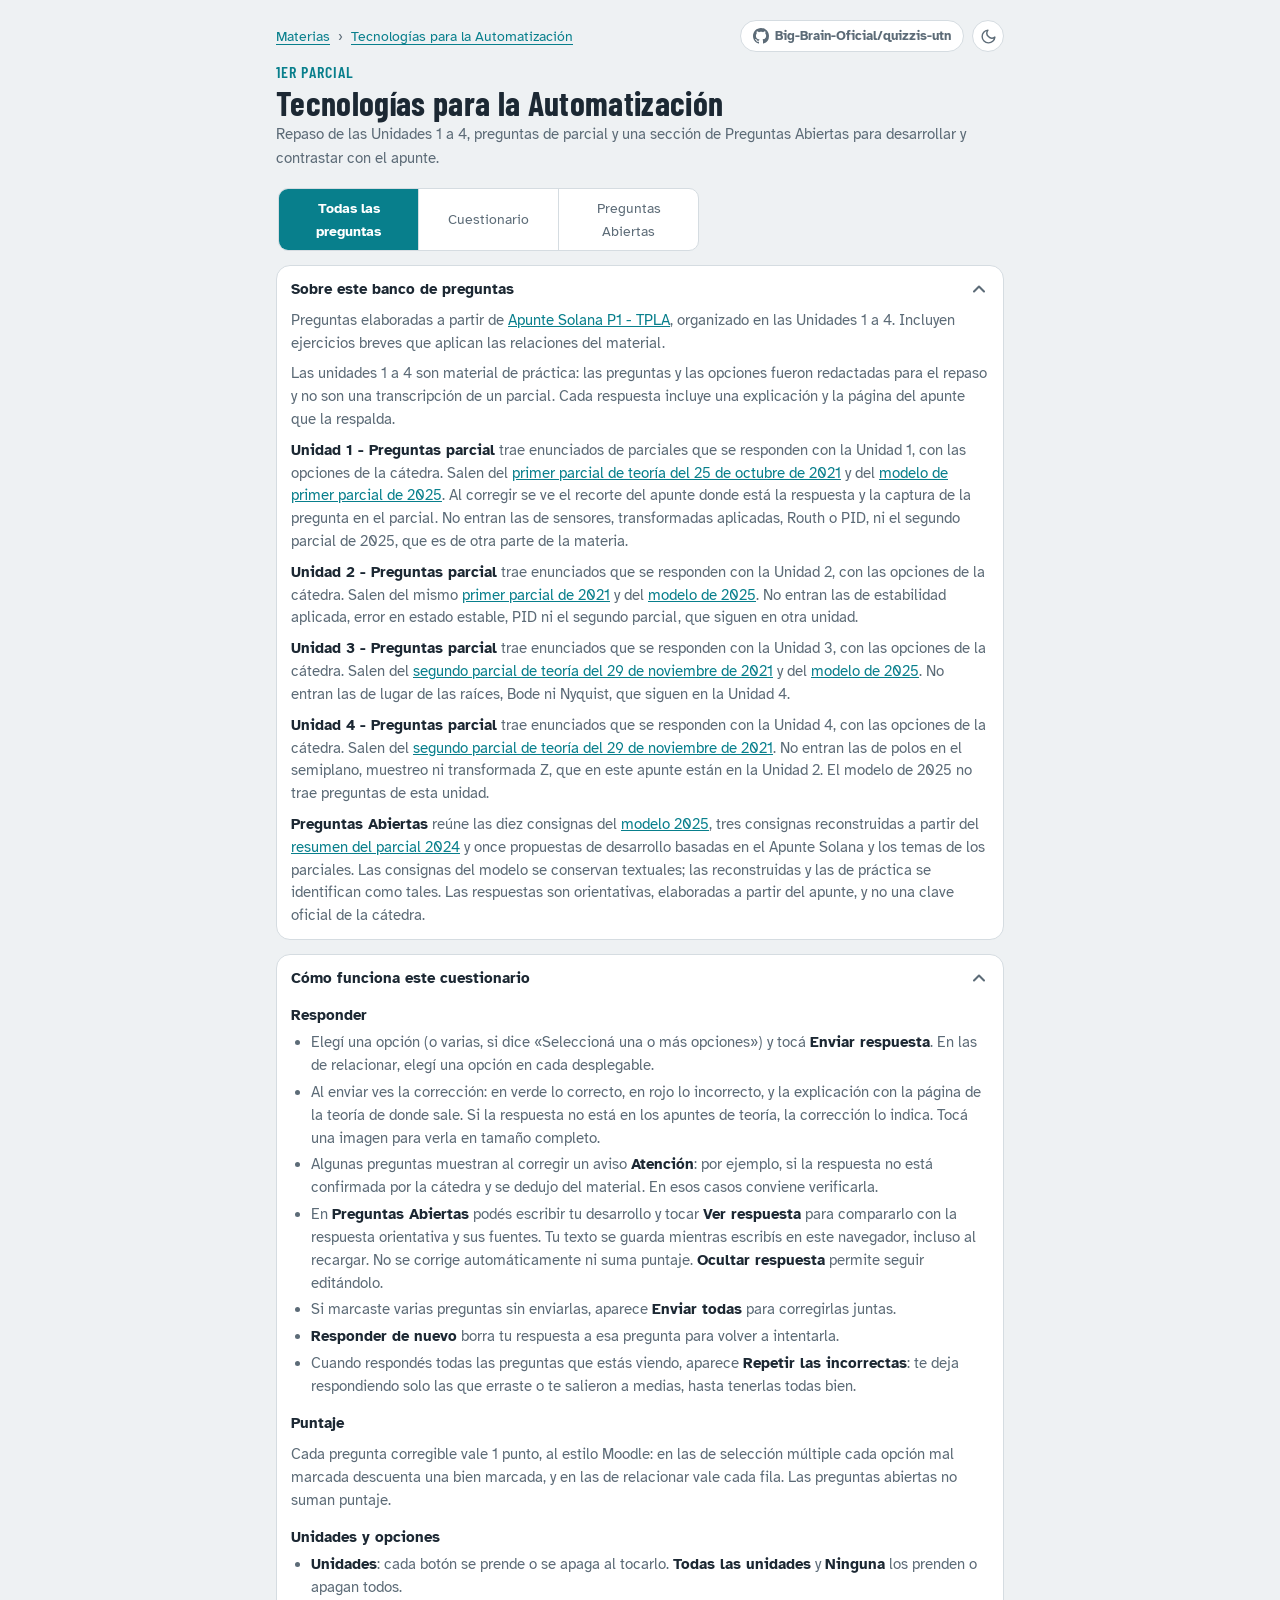
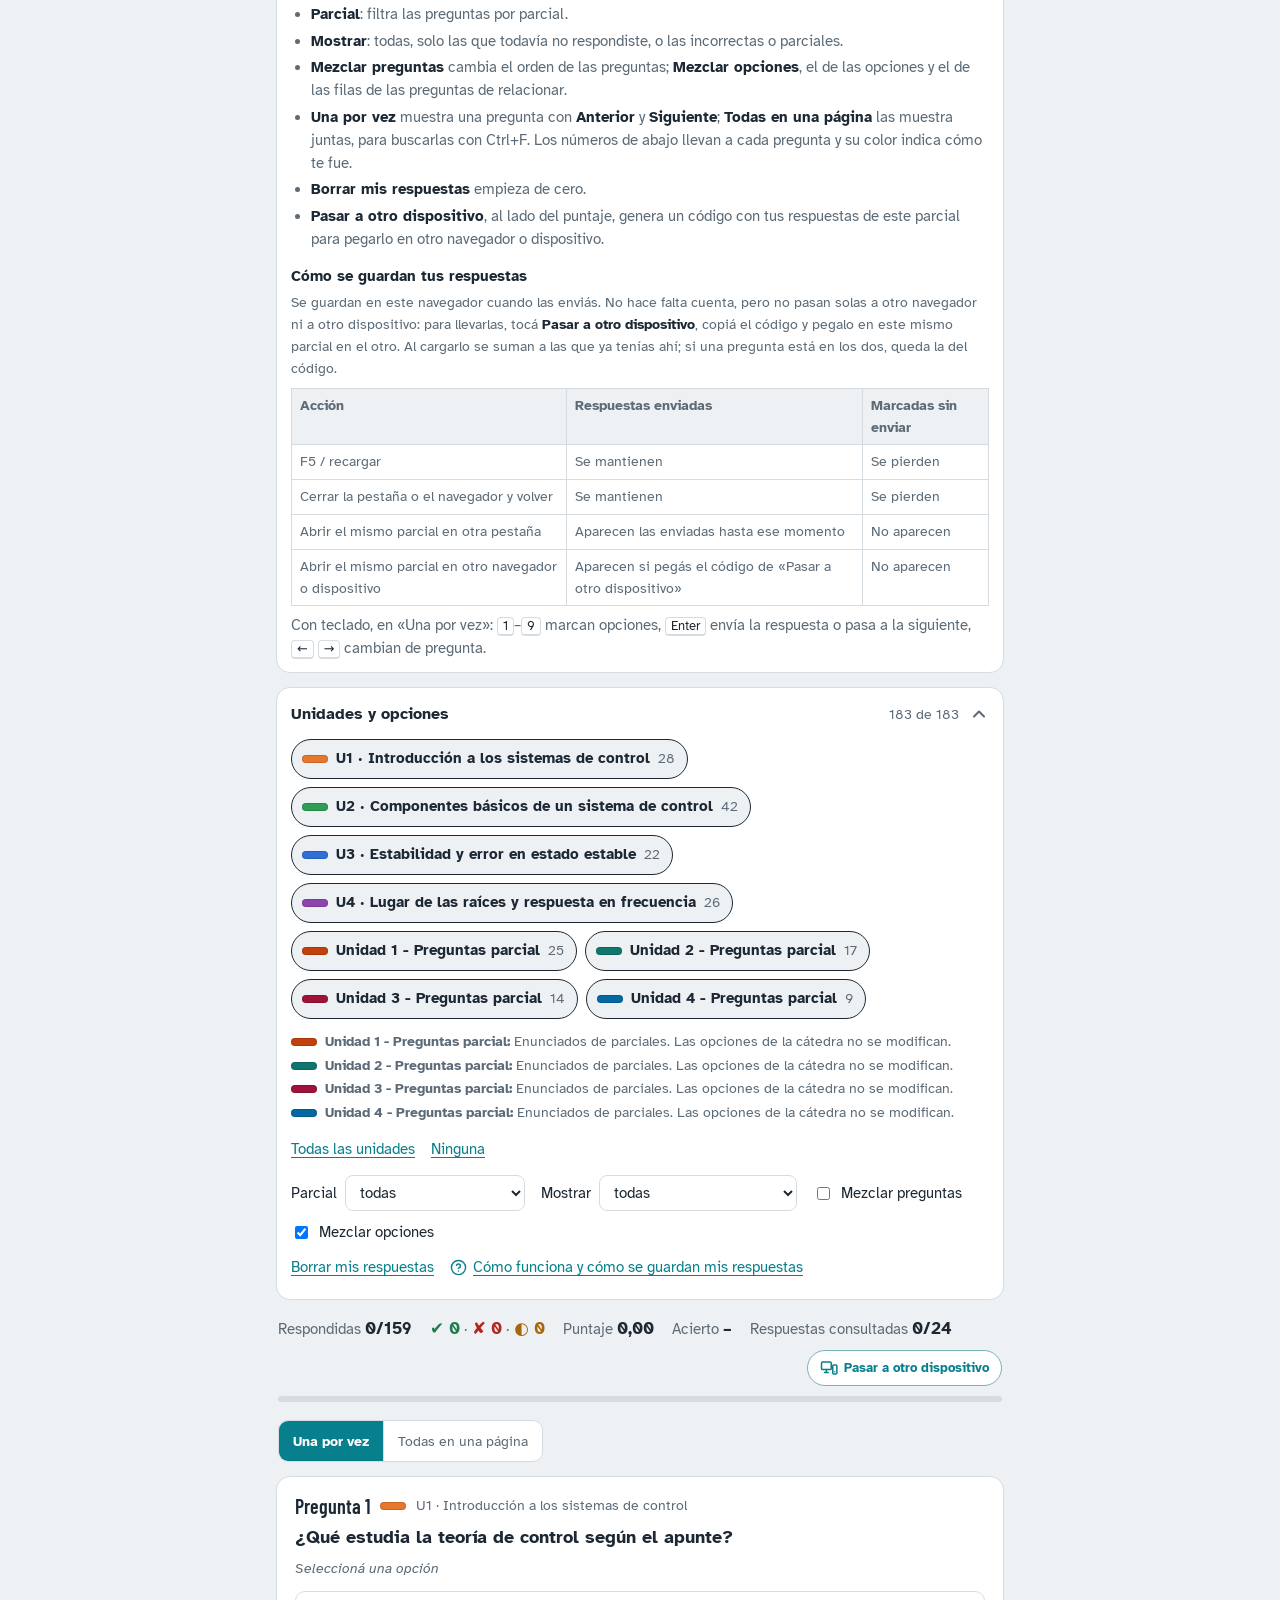
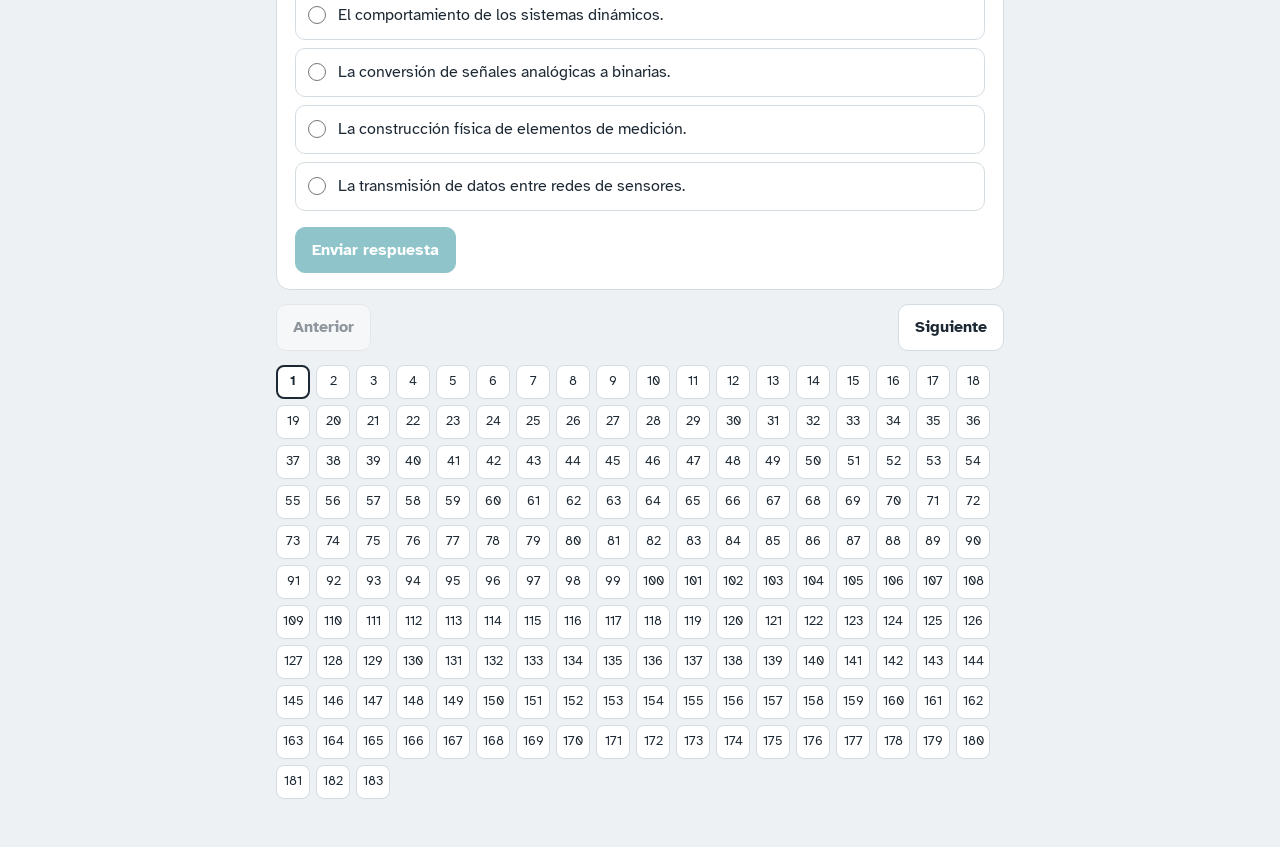
<file: subjects/tepla/1er-parcial/index.html>
<!DOCTYPE html>
<html lang="es">
<head>
<meta charset="utf-8">
<meta name="viewport" content="width=device-width, initial-scale=1, viewport-fit=cover">
<title>Tecnologías para la Automatización: 1er parcial</title>
<link rel="preconnect" href="https://fonts.googleapis.com">
<link rel="preconnect" href="https://fonts.gstatic.com" crossorigin>
<link href="https://fonts.googleapis.com/css2?family=Atkinson+Hyperlegible:ital,wght@0,400;0,700;1,400&family=Barlow+Condensed:wght@500;600;700&display=swap" rel="stylesheet">
<link rel="icon" href="../../../favicon.ico" sizes="16x16 32x32 48x48">
<link rel="icon" href="../../../img/favicon-96.png" type="image/png" sizes="96x96">
<link rel="apple-touch-icon" href="../../../apple-touch-icon.png">
<script>try{var t=localStorage.getItem("quiz-theme");if(t==="light"||t==="dark")document.documentElement.dataset.theme=t}catch(e){}</script>
<link rel="stylesheet" href="../../../engine/quiz.css">
<link rel="preload" href="questions.json" as="fetch" crossorigin>
<link rel="modulepreload" href="../../../engine/quiz.js">
</head>
<body>
<div id="app">
  <div class="wrap" aria-busy="true" aria-label="Cargando preguntas">
    <div class="sk sk-title"></div>
    <div class="sk sk-line"></div>
    <div class="card sk-card">
      <div class="sk sk-line short"></div>
      <div class="sk sk-line"></div>
      <div class="sk sk-opt"></div>
      <div class="sk sk-opt"></div>
      <div class="sk sk-opt"></div>
    </div>
  </div>
</div>
<script type="module">
import { initQuiz } from "../../../engine/quiz.js";
initQuiz({ slug: "tepla", exam: "1er-parcial" });
</script>
</body>
</html>
</file>
<file: engine/quiz.css>
/* Shared design for every subject. Per-subject accent comes from questions.json
   (set as --accent-light / --accent-dark on :root by quiz.js). */
:root{
  --bg:#EEF1F3; --surface:#FFFFFF; --ink:#1C2833; --muted:#5C6B77; --line:#D5DCE1;
  --accent-light:#2F6FD6; --accent-dark:#5B8FE6;
  --accent:var(--accent-light); --accent-ink:#FFFFFF;
  --ok:#1E7D4F; --ok-bg:#E3F2EA; --bad:#B3261E; --bad-bg:#FBE6E4; --part:#A8660B; --part-bg:#FBEFD9;
  --note-bg:#FFF6DB; --note-line:#E0B84A; --stripe:#F7F7F4;
  color-scheme:light dark;
  box-sizing:border-box;
  padding-top:env(safe-area-inset-top,0px); padding-bottom:env(safe-area-inset-bottom,0px);
}
@media (prefers-color-scheme: dark){
  :root:not([data-theme="light"]){
    --bg:#12181D; --surface:#1A2229; --ink:#E6ECF0; --muted:#9AA8B3; --line:#2C3740;
    --accent:var(--accent-dark); --accent-ink:#0E1419;
    --ok:#5CC48D; --ok-bg:#16342A; --bad:#F08A80; --bad-bg:#3A1D1B; --part:#E6B25C; --part-bg:#3A2D14;
    --note-bg:#33291A; --note-line:#8D6E2B; --stripe:#D9DAD6;
  }
}
:root[data-theme="light"]{color-scheme:light}
:root[data-theme="dark"]{
  color-scheme:dark;
  --bg:#12181D; --surface:#1A2229; --ink:#E6ECF0; --muted:#9AA8B3; --line:#2C3740;
  --accent:var(--accent-dark); --accent-ink:#0E1419;
  --ok:#5CC48D; --ok-bg:#16342A; --bad:#F08A80; --bad-bg:#3A1D1B; --part:#E6B25C; --part-bg:#3A2D14;
  --note-bg:#33291A; --note-line:#8D6E2B; --stripe:#D9DAD6;
}
*,*::before,*::after{box-sizing:border-box}
/* 56px: room for the "Volver arriba" pill, so a card scrolled into view isn't hidden under it */
html{scroll-padding-top:calc(env(safe-area-inset-top,0px) + 56px)}
body{margin:0;background:var(--bg);color:var(--ink);font:400 16px/1.55 "Atkinson Hyperlegible",system-ui,-apple-system,"Segoe UI",sans-serif;-webkit-font-smoothing:antialiased}
button,select,input{font:inherit;color:inherit}
a{color:var(--accent)}
.wrap{max-width:760px;margin:0 auto;padding:20px 16px 48px}
h1{font:700 2.1rem/1 "Barlow Condensed","Arial Narrow",sans-serif;letter-spacing:.01em;margin:4px 0 4px}
.sub{color:var(--muted);margin:0 0 18px;font-size:.95rem}
.topbar{display:flex;flex-wrap:wrap;align-items:center;justify-content:space-between;gap:8px 12px;margin-bottom:10px}
.topbar.end{justify-content:flex-end}
.home{display:inline-block;font-size:.9rem;text-underline-offset:3px}
.crumbs{display:flex;flex-wrap:wrap;align-items:center;gap:4px 8px;font-size:.9rem;color:var(--muted)}
.crumbs a{text-underline-offset:3px}
.kicker{margin:4px 0 0;font:600 1rem/1.2 "Barlow Condensed","Arial Narrow",sans-serif;letter-spacing:.06em;text-transform:uppercase;color:var(--accent)}
.repo{display:inline-flex;align-items:center;gap:6px;background:var(--surface);border:1px solid var(--line);border-radius:999px;padding:5px 12px;min-height:32px;font-size:.82rem;font-weight:700;color:var(--muted);text-decoration:none;transition:border-color .15s,color .15s}
.repo:hover{border-color:var(--accent);color:var(--accent)}
.repo svg{width:16px;height:16px;fill:currentColor;flex:none}
.top-actions{display:flex;align-items:center;gap:8px;margin-left:auto}
.theme-toggle{justify-content:center;width:32px;padding:0;cursor:pointer}
.theme-toggle svg{width:17px;height:17px;fill:none;stroke:currentColor;stroke-width:2;stroke-linecap:round;stroke-linejoin:round}

/* other sites to study the exam ("links" in questions.json): a bordered card that stands out from the intro */
.extlinks{display:grid;gap:10px;margin:0 0 14px}
.extlink{display:flex;align-items:center;gap:14px;padding:14px 16px;border:2px solid var(--accent);border-radius:14px;background:color-mix(in srgb,var(--accent) 9%,var(--surface));color:var(--ink);text-decoration:none;transition:background .15s,box-shadow .15s}
.extlink:hover{background:color-mix(in srgb,var(--accent) 15%,var(--surface));box-shadow:0 4px 14px color-mix(in srgb,var(--accent) 22%,transparent)}
.extlink-icon{display:grid;place-items:center;flex:none;width:42px;height:42px;border-radius:12px;background:var(--accent);color:var(--accent-ink)}
.extlink-icon svg{width:22px;height:22px;fill:none;stroke:currentColor;stroke-width:2.2;stroke-linecap:round;stroke-linejoin:round}
.extlink-body{display:grid;gap:2px;min-width:0}
.extlink-body b{font-size:1.02rem}
.extlink-body span{font-size:.9rem;color:var(--muted)}
.extlink-go{flex:none;margin-left:auto;padding:7px 14px;border-radius:999px;background:var(--accent);color:var(--accent-ink);font-size:.85rem;font-weight:700}
.extlink .sr-only{position:absolute;width:1px;height:1px;overflow:hidden;clip-path:inset(50%);white-space:nowrap}
@media (max-width:480px){.extlink{flex-wrap:wrap;gap:10px 12px}.extlink-body{flex:1 1 0}.extlink-go{width:100%;text-align:center}}
@media (prefers-reduced-motion:reduce){.extlink{transition:none}}

/* subject intro (about paragraphs from questions.json) */
.intro{background:var(--surface);border:1px solid var(--line);border-radius:14px;padding:12px 14px;margin:0 0 14px;font-size:.92rem;color:var(--muted)}
.intro summary{cursor:pointer;font-weight:700;color:var(--ink);list-style:none}
.intro summary::-webkit-details-marker{display:none}
.intro p{margin:8px 0 0}
.intro b{color:var(--ink)}
.howto h3{margin:14px 0 4px;font-size:.95rem;color:var(--ink)}
.howto ul{margin:0;padding-left:20px}
.howto li{margin:4px 0}
.howto .storage-info{margin-top:0;border-top:none;padding-top:0}

/* topic swatch: solid, or striped like a T568B wire */
.wire{display:inline-block;width:26px;height:8px;border-radius:4px;flex:none;box-shadow:inset 0 0 0 1px rgba(0,0,0,.15);background:var(--tc)}
.wire.striped{background:repeating-linear-gradient(115deg,var(--stripe) 0 5px,var(--tc) 5px 10px)}

.filters{background:var(--surface);border:1px solid var(--line);border-radius:14px;padding:14px}
.filters summary{cursor:pointer;font-weight:700;list-style:none}
.filters summary::-webkit-details-marker{display:none}
.filters summary .hint{font-weight:400;color:var(--muted);font-size:.9rem;margin-left:auto}
/* collapsible panels: a chevron at the right that points down when closed and up when open */
.intro summary,.filters summary{display:flex;align-items:center;gap:10px}
.intro summary::after,.filters summary::after{content:"";flex:none;margin-left:auto;width:20px;height:20px;background:var(--muted);mask:url("data:image/svg+xml,%3Csvg xmlns='http://www.w3.org/2000/svg' viewBox='0 0 24 24' fill='none' stroke='black' stroke-width='2.5' stroke-linecap='round' stroke-linejoin='round'%3E%3Cpath d='M6 9l6 6 6-6'/%3E%3C/svg%3E") center/contain no-repeat;transition:rotate .2s}
.filters summary::after{margin-left:0}
.intro[open] > summary::after,.filters[open] > summary::after{rotate:180deg}
.intro summary:hover::after,.filters summary:hover::after{background:var(--accent)}
@media (prefers-reduced-motion:reduce){.intro summary::after,.filters summary::after{transition:none}}
.chips{display:flex;flex-wrap:wrap;gap:8px;margin:12px 0}
.chip{display:inline-flex;align-items:center;gap:8px;border:1px solid var(--line);background:transparent;border-radius:999px;padding:7px 12px 7px 10px;cursor:pointer;font-size:.92rem;min-height:40px;text-align:left}
.chip[aria-pressed="true"]{border-color:var(--ink);background:var(--bg);font-weight:700}
.chip[aria-pressed="false"] .wire{opacity:.35}
.chip .n{color:var(--muted);font-weight:400;font-size:.85rem}
.topic-notes{margin:0 0 8px;padding:0;list-style:none;font-size:.88rem;color:var(--muted)}
.topic-notes li{display:flex;gap:8px;align-items:center;margin:2px 0}
.row{display:flex;flex-wrap:wrap;gap:10px 16px;align-items:center}
/* max-width + min-width:0 let a select with a long option shrink inside its label instead of overflowing */
.row label{display:inline-flex;align-items:center;gap:8px;font-size:.93rem;max-width:100%;min-width:0}
select{background:var(--surface);border:1px solid var(--line);border-radius:8px;padding:7px 10px;max-width:100%;min-width:0}
/* where supported, a stylable picker: long options wrap instead of stretching the list to the screen edge */
@supports (appearance:base-select){
  select,::picker(select){appearance:base-select}
  select{display:flex;align-items:center;gap:8px;text-align:left;white-space:normal;cursor:pointer}
  select:disabled{cursor:default;opacity:1}
  select::picker-icon{margin-left:auto;color:var(--muted);transition:rotate .15s}
  select:open::picker-icon{rotate:180deg}
  /* at least as wide as the select (240px for the small filter ones), 16px gutter at the screen edge */
  ::picker(select){background:var(--surface);color:var(--ink);border:1px solid var(--line);border-radius:10px;padding:4px;margin-block:4px;margin-inline:0 16px;box-shadow:0 6px 20px rgba(0,0,0,.18);min-inline-size:max(anchor-size(self-inline),min(240px,calc(100vw - 32px)));max-inline-size:min(640px,calc(100vw - 32px));max-block-size:min(60vh,420px);overflow-y:auto}
  select option{white-space:normal;padding:8px 10px;border-radius:6px;line-height:1.35;gap:8px}
  select option:hover,select option:focus-visible{background:color-mix(in srgb,var(--accent) 12%,transparent);outline:none}
  select option:checked{font-weight:700;background:color-mix(in srgb,var(--accent) 16%,transparent)}
  select option::checkmark{color:var(--accent)}
}
.linkbtn{background:none;border:none;color:var(--accent);cursor:pointer;padding:6px 0;font-size:.93rem;text-decoration:underline;text-underline-offset:3px}
.storage-btn{display:inline-flex;align-items:center;gap:6px}
.storage-btn svg{width:17px;height:17px;flex:none;fill:none;stroke:currentColor;stroke-width:2;stroke-linecap:round;stroke-linejoin:round}
/* "Pasar mi progreso a otro dispositivo": a pill next to the stats, opening a panel under the progress bar */
.progress-head{display:flex;flex-wrap:wrap;align-items:center;gap:8px 18px;margin:16px 2px 10px}
.progress-head .stats{margin:0}
.sync-btn{margin-left:auto;min-height:36px;cursor:pointer;color:var(--accent);border-color:color-mix(in srgb,var(--accent) 45%,var(--line))}
.sync-btn[aria-expanded="true"]{background:color-mix(in srgb,var(--accent) 12%,var(--surface));border-color:var(--accent)}
.sync-btn svg{width:18px;height:18px;fill:none;stroke:currentColor;stroke-width:2;stroke-linecap:round;stroke-linejoin:round}
.sync{background:var(--surface);border:1px solid var(--line);border-radius:14px;padding:14px;margin:-6px 0 18px;font-size:.93rem}
.sync p{margin:0 0 10px}
.sync label{display:block;margin-top:14px;font-weight:700}
.sync .actions{margin-top:0}
.sync textarea{display:block;width:100%;margin:8px 0 10px;padding:10px;border:1px solid var(--line);border-radius:8px;background:var(--surface);color:var(--ink);font:.85rem/1.4 ui-monospace,"Cascadia Mono",Consolas,monospace;overflow-wrap:anywhere;resize:vertical}
.sync textarea[hidden]{display:none}
.sync textarea[readonly]{background:var(--bg)}
.sync textarea:focus-visible{outline:3px solid color-mix(in srgb,var(--accent) 55%,transparent);outline-offset:2px}
.sync-msg:empty{display:none}
.sync .sync-msg{margin:10px 0 0;font-weight:700}
.sync-msg.ok{color:var(--ok)} .sync-msg.bad{color:var(--bad)}
.storage-info{margin-top:8px;border-top:1px solid var(--line);padding-top:10px;font-size:.88rem}
.storage-info p{margin:0 0 8px;color:var(--muted)}
.storage-info table{width:100%;border-collapse:collapse}
.storage-info th,.storage-info td{border:1px solid var(--line);padding:6px 8px;text-align:left;vertical-align:top}
.storage-info thead th{background:var(--bg)}
.storage-info tbody th{font-weight:400}

.stats{display:flex;gap:6px 18px;flex-wrap:wrap;margin:16px 2px 10px;color:var(--muted);font-size:.92rem}
.stats b{color:var(--ink);font-size:1.05rem}
.stats .c-ok{color:var(--ok)} .stats .c-bad{color:var(--bad)} .stats .c-part{color:var(--part)}
.bar{height:6px;border-radius:3px;background:var(--line);overflow:hidden;margin:0 2px 18px}
.bar i{display:block;height:100%;background:var(--accent);width:0;transition:width .25s}

.card{background:var(--surface);border:1px solid var(--line);border-radius:14px;padding:18px 18px 16px}
.meta{display:flex;align-items:center;gap:6px 10px;color:var(--muted);font-size:.88rem;margin-bottom:8px;flex-wrap:wrap}
.qnum{font:600 1.25rem/1 "Barlow Condensed","Arial Narrow",sans-serif;color:var(--ink)}
.badge{font-size:.76rem;font-weight:700;padding:2px 9px;border-radius:999px;background:var(--bg);border:1px solid var(--line);color:var(--muted)}
.badge.info{background:color-mix(in srgb,var(--accent) 12%,transparent);border-color:transparent;color:var(--accent)}
.tnote{flex-basis:100%;font-size:.84rem;font-style:italic}
.qtip{flex-basis:100%;font-size:.84rem}
.qtip::before{content:"★ ";color:var(--note-line)}
.qtext{font-size:1.12rem;font-weight:700;margin:4px 0 6px;line-height:1.45;white-space:pre-line}
.qtext.plain{font-weight:400}
.qtext.plain strong{font-weight:700}
.kind{color:var(--muted);font-size:.9rem;margin:0 0 12px;font-style:italic}
.opts{display:flex;flex-direction:column;gap:8px}
.opt{display:flex;flex-wrap:wrap;gap:12px;align-items:flex-start;border:1px solid var(--line);border-radius:10px;padding:11px 12px;cursor:pointer;position:relative}
.opt input{margin:3px 0 0;width:18px;height:18px;flex:none;accent-color:var(--accent)}
.opt:has(input:checked){border-color:var(--accent);background:color-mix(in srgb,var(--accent) 8%,transparent)}
.opt.locked{cursor:default}
.opt.locked.is-ok,.opt.locked.is-ok:has(input:checked){border-color:var(--ok);background:var(--ok-bg)}
.opt.locked.is-bad,.opt.locked.is-bad:has(input:checked){border-color:var(--bad);background:var(--bad-bg)}
.opt.is-missed{border-color:var(--ok);border-style:dashed}
/* .opt wraps: basis 0 lets the text take the free width; if even its longest word leaves no room, the tag wraps below */
.opt > span:not(.tag){flex:1 1 0}
.optimg{display:block;max-width:100%;height:auto}
.opt .tag{margin-left:auto;font-size:.8rem;font-weight:700;white-space:nowrap;padding-left:8px}
.is-ok .tag{color:var(--ok)} .is-bad .tag{color:var(--bad)} .is-missed .tag{color:var(--ok)}
.pair{border:1px solid var(--line);border-radius:10px;padding:11px 12px;display:flex;flex-direction:column;gap:8px}
.pair .stem{font-weight:700}
.pair select{width:100%}
/* a row with a choice made looks like a checked .opt; the "Elegir…" placeholder stays muted */
.pair:not(.is-ok,.is-bad):has(option:checked:not([value="-1"])){border-color:var(--accent);background:color-mix(in srgb,var(--accent) 8%,transparent)}
.pair:not(.is-ok,.is-bad) select:has(option:checked:not([value="-1"])){border-color:var(--accent)}
.pair select:has(option[value="-1"]:checked){color:var(--muted)}
.pair select option{color:var(--ink)}
.pair select option[value="-1"]{color:var(--muted)}
.pair.is-ok{border-color:var(--ok);background:var(--ok-bg)}
.pair.is-bad{border-color:var(--bad);background:var(--bad-bg)}
.pair .fix{font-size:.9rem;color:var(--ok)}

.actions{display:flex;gap:10px;margin-top:16px;flex-wrap:wrap;align-items:center}
.btn{border:1px solid var(--line);background:var(--surface);border-radius:10px;padding:10px 16px;cursor:pointer;font-weight:700;min-height:44px}
.btn.primary{background:var(--accent);border-color:var(--accent);color:var(--accent-ink)}
.btn:disabled{opacity:.45;cursor:not-allowed}
.btn:focus-visible,.chip:focus-visible,.opt:focus-within,.dot:focus-visible,select:focus-visible,.linkbtn:focus-visible,a:focus-visible,.repo:focus-visible,summary:focus-visible,.subject:focus-visible{outline:3px solid color-mix(in srgb,var(--accent) 55%,transparent);outline-offset:2px}
.unscored{color:var(--bad);font-weight:700;font-size:.93rem}

.review{margin-top:16px;border-top:1px solid var(--line);padding-top:14px;animation:reveal .25s ease-out}
.review:focus{outline:none}
@keyframes reveal{from{opacity:0;transform:translateY(4px)}to{opacity:1;transform:none}}
.verdict{display:inline-block;font-weight:700;border-radius:8px;padding:4px 10px;margin-bottom:10px}
.verdict.ok{background:var(--ok-bg);color:var(--ok)} .verdict.bad{background:var(--bad-bg);color:var(--bad)} .verdict.part{background:var(--part-bg);color:var(--part)}
.review h3{font-size:.95rem;margin:12px 0 4px}
.review p{margin:0 0 6px}
.review ul{margin:0;padding-left:20px}
.answer{border-left:4px solid var(--ok);background:var(--ok-bg);padding:8px 12px;border-radius:0 8px 8px 0;white-space:pre-line}
.fb{border-left:4px solid var(--accent);padding:8px 12px;background:color-mix(in srgb,var(--accent) 7%,transparent);border-radius:0 8px 8px 0;white-space:pre-line}
.fb.empty{border-left-color:var(--line);background:transparent;color:var(--muted);font-style:italic}
.note{border-left:4px solid var(--note-line);background:var(--note-bg);padding:8px 12px;border-radius:0 8px 8px 0;margin-top:10px;font-size:.93rem;white-space:pre-line}
.figure{margin:12px 0 0}
.figure img{display:block;width:100%;max-width:640px;height:auto;margin:0 auto;border:1px solid var(--line);border-radius:10px;background:#fff}
.figure figcaption{font-size:.8rem;font-weight:700;color:var(--muted);text-align:center;margin-bottom:6px}
.source{margin-top:12px;font-size:.93rem}
.source a{font-weight:700;text-underline-offset:3px}
.source.none{color:var(--muted);font-style:italic}
.qfigure{margin:0 0 10px}
.qfigure a{display:block;cursor:zoom-in}
.source-page{margin-bottom:10px}
.source-page a{display:block;cursor:zoom-in}
.source-page img{max-width:100%}

.viewmode{display:flex;gap:0;margin:0 2px 14px;border:1px solid var(--line);border-radius:10px;overflow:hidden;background:var(--surface);width:fit-content;max-width:100%}
.seg{border:none;background:transparent;padding:8px 14px;min-height:40px;cursor:pointer;font-size:.9rem;color:var(--muted)}
.seg + .seg{border-left:1px solid var(--line)}
.seg[aria-pressed="true"]{background:var(--accent);color:var(--accent-ink);font-weight:700}
.seg:focus-visible{outline:3px solid color-mix(in srgb,var(--accent) 55%,transparent);outline-offset:-3px}
.practice-mode{margin-top:18px}
.practice-mode .seg{flex:1}
.open-answer{display:grid;gap:8px;font-weight:700}
.open-answer textarea{box-sizing:border-box;width:100%;min-height:150px;resize:vertical;padding:12px;border:1px solid var(--line);border-radius:8px;background:var(--surface);color:var(--ink);font:inherit;font-weight:400;line-height:1.5}
.open-answer textarea:focus-visible{outline:3px solid var(--accent);outline-offset:2px}
.open-answer textarea[readonly]{background:var(--bg)}
.open-answer .kind{font-weight:400;margin:0}
#main > .card + .card{margin-top:14px}
.card[data-p]{scroll-margin-top:12px}

.nav{display:flex;justify-content:space-between;gap:10px;margin:14px 0}
.grid{display:flex;flex-wrap:wrap;gap:6px;margin-top:8px}
.dot{width:34px;height:34px;border-radius:8px;border:1px solid var(--line);background:var(--surface);font-size:.8rem;cursor:pointer;padding:0;display:grid;place-items:center}
.dot.cur{border:2px solid var(--ink);font-weight:700}
.dot.ok{background:var(--ok-bg);border-color:var(--ok);color:var(--ok)}
.dot.bad{background:var(--bad-bg);border-color:var(--bad);color:var(--bad)}
.dot.part{background:var(--part-bg);border-color:var(--part);color:var(--part)}
.dot.seen{background:color-mix(in srgb,var(--accent) 12%,transparent);border-color:var(--accent);color:var(--accent)}
.dot.cur.ok,.dot.cur.bad,.dot.cur.part,.dot.cur.seen{border-width:2px}
.empty-state{text-align:center;color:var(--muted);padding:30px 10px}
.foot{color:var(--muted);font-size:.85rem;margin-top:26px}
.foot p{margin:0 0 8px}
.kbd-hint kbd{font:inherit;font-size:.8rem;border:1px solid var(--line);border-bottom-width:2px;border-radius:4px;padding:0 5px;background:var(--surface);color:var(--ink)}
@media (hover:none){.kbd-hint{display:none}}

/* "Enviar todas": checked but unsent answers */
.submit-all{margin:14px 0;background:var(--surface);border:1px solid var(--accent);border-radius:14px;padding:14px 16px;font-size:.93rem}
.submit-all p{margin:0 0 10px}
.submit-all p:only-child{margin:0}
.submit-all .sent:focus{outline:none}
.submit-all .actions{margin-top:0}
.submit-all .c-ok{color:var(--ok)} .submit-all .c-bad{color:var(--bad)} .submit-all .c-part{color:var(--part)}

/* "Volver arriba": pill centered at the top while scrolled down */
.to-top{position:fixed;z-index:10;top:calc(10px + env(safe-area-inset-top,0px));left:50%;display:inline-flex;align-items:center;gap:6px;min-height:40px;padding:8px 16px 8px 13px;border-radius:999px;border:1px solid var(--accent);background:var(--accent);color:var(--accent-ink);font-size:.9rem;font-weight:700;white-space:nowrap;box-shadow:0 3px 12px rgba(0,0,0,.22);cursor:pointer;opacity:0;visibility:hidden;transform:translate(-50%,-10px);transition:opacity .2s,transform .2s,visibility .2s}
.to-top.show{opacity:1;visibility:visible;transform:translate(-50%,0)}
.to-top:hover{filter:brightness(1.08)}
.to-top:focus-visible{outline:3px solid color-mix(in srgb,var(--accent) 55%,transparent);outline-offset:2px}
.to-top svg{width:18px;height:18px;flex:none;fill:none;stroke:currentColor;stroke-width:2.6;stroke-linecap:round;stroke-linejoin:round}
h1[tabindex="-1"]:focus{outline:none}

/* placeholder shown by the subject pages until questions.json arrives */
.sk{background:var(--line);border-radius:8px;animation:sk-pulse 1s ease-in-out infinite alternate}
@keyframes sk-pulse{from{opacity:.5}to{opacity:1}}
.sk-title{height:2rem;width:65%;margin:48px 0 10px}
.sk-line{height:1rem;margin:0 0 10px}
.sk-line.short{width:40%}
.sk-card{margin-top:26px}
.sk-opt{height:46px;margin-top:8px;border-radius:10px}

/* page changes fade; in "Una por vez" the card slides toward the direction of travel */
@view-transition{navigation:auto}
#main[data-mode="one"] > .card{view-transition-name:qcard}
:root{--vt-dx:28px}
:root[data-dir="prev"]{--vt-dx:-28px}
::view-transition{pointer-events:none}
::view-transition-old(root),::view-transition-new(root){animation-duration:.18s}
::view-transition-group(qcard){animation-duration:.22s}
::view-transition-old(qcard){animation:vt-out .16s ease-in both}
::view-transition-new(qcard){animation:vt-in .22s ease-out both}
@keyframes vt-out{to{opacity:0;transform:translateX(calc(var(--vt-dx) * -1))}}
@keyframes vt-in{from{opacity:0;transform:translateX(var(--vt-dx))}}

/* landing */
.brand{display:flex;align-items:center;gap:.35em}
.utn-mark{flex:none;width:1.05em;height:1.05em;background:currentColor;-webkit-mask:url("../img/utn-emblem.png") center/contain no-repeat;mask:url("../img/utn-emblem.png") center/contain no-repeat}
.subjects{display:grid;gap:12px;margin-top:18px;padding:0;list-style:none}
.subject{display:block;background:var(--surface);border:1px solid var(--line);border-left:6px solid var(--sa,var(--accent));border-radius:14px;padding:16px 18px;color:inherit;text-decoration:none}
.subject:hover{border-color:var(--sa,var(--accent))}
.subject h2{font:700 1.5rem/1.1 "Barlow Condensed","Arial Narrow",sans-serif;margin:0 0 4px}
.subject p{margin:0;color:var(--muted);font-size:.93rem}
.subject .counts{margin-top:8px;color:var(--ink);font-weight:700;font-size:.9rem}
.subject.soon{border-left-color:var(--line);color:var(--muted)}
.subject.soon:hover{border-color:var(--line)}
.subject.soon .badge{vertical-align:middle;font-family:"Atkinson Hyperlegible",system-ui,sans-serif}
.empty-state p{margin:12px 0 0}

@media (prefers-reduced-motion: reduce){
  *{animation:none!important;transition:none!important;scroll-behavior:auto!important}
  ::view-transition-group(*),::view-transition-old(*),::view-transition-new(*){animation:none!important}
}
@media (max-width:480px){h1{font-size:1.8rem}.card{padding:15px 14px}.qtext{font-size:1.05rem}}
</file>
